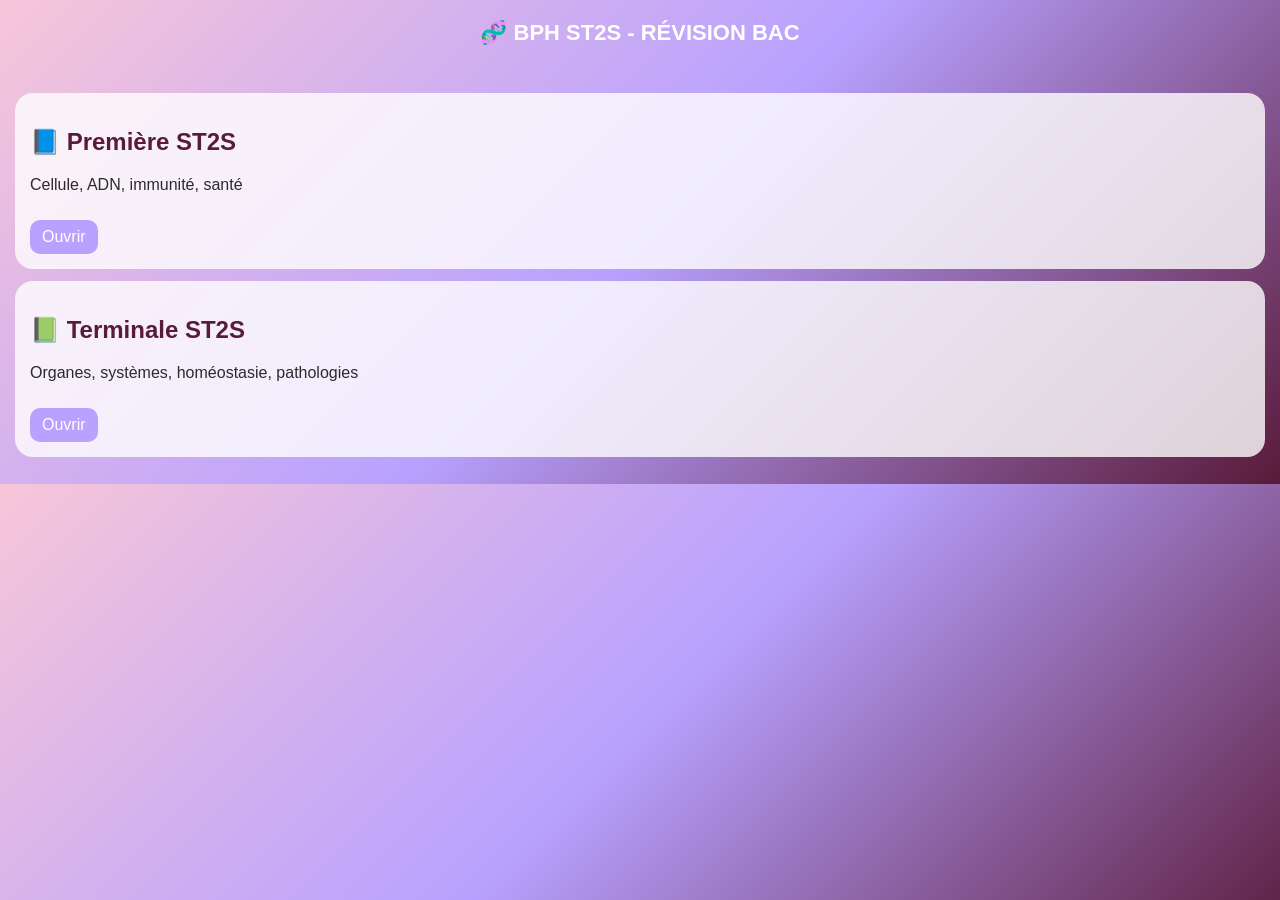
<file: index.html>
<!DOCTYPE html>
<html lang="fr">
<head>
<meta charset="UTF-8">
<title>BPH ST2S</title>
<link rel="stylesheet" href="style.css">
</head>

<body>

<header>🧬 BPH ST2S - RÉVISION BAC</header>

<div class="container">

<div class="card">
<h2>📘 Première ST2S</h2>
<p>Cellule, ADN, immunité, santé</p>
<a href="premiere.html">Ouvrir</a>
</div>

<div class="card">
<h2>📗 Terminale ST2S</h2>
<p>Organes, systèmes, homéostasie, pathologies</p>
<a href="terminale.html">Ouvrir</a>
</div>

</div>

</body>
</html>
</file>
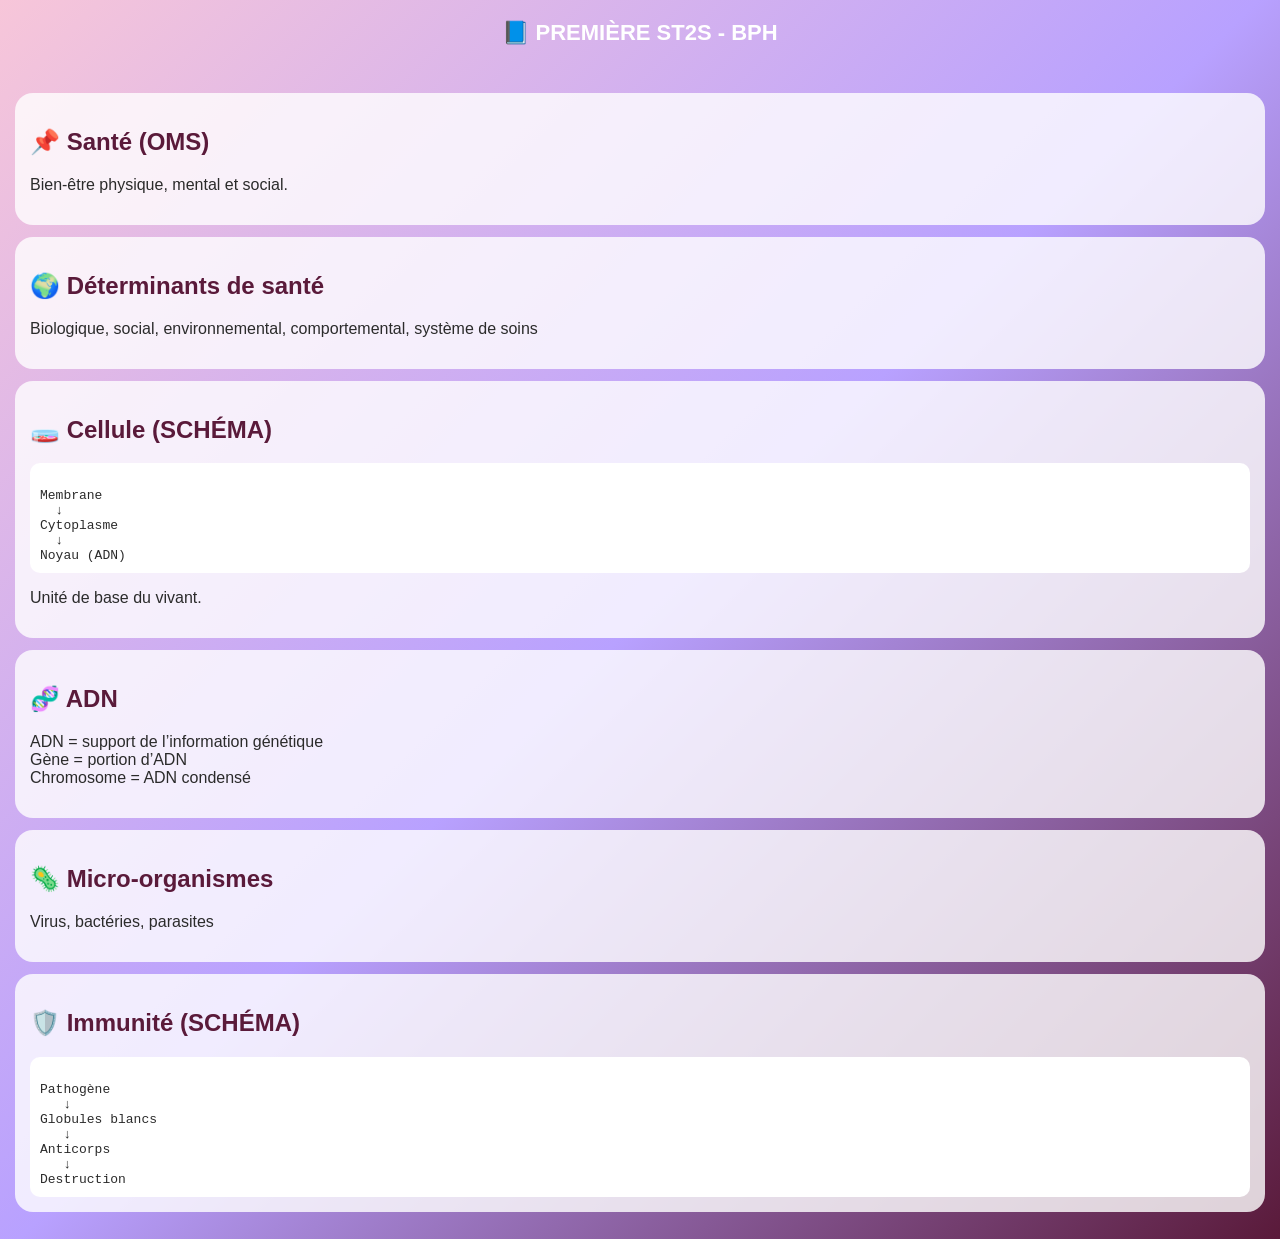
<file: premiere.html>
<!DOCTYPE html>
<html lang="fr">
<head>
<meta charset="UTF-8">
<title>Première BPH</title>
<link rel="stylesheet" href="style.css">
</head>

<body>

<header>📘 PREMIÈRE ST2S - BPH</header>

<div class="container">

<div class="card">
<h2>📌 Santé (OMS)</h2>
<p>Bien-être physique, mental et social.</p>
</div>

<div class="card">
<h2>🌍 Déterminants de santé</h2>
<p>
Biologique, social, environnemental, comportemental, système de soins
</p>
</div>

<div class="card">
<h2>🧫 Cellule (SCHÉMA)</h2>

<div class="schema">
Membrane
  ↓
Cytoplasme
  ↓
Noyau (ADN)
</div>

<p>Unité de base du vivant.</p>
</div>

<div class="card">
<h2>🧬 ADN</h2>
<p>
ADN = support de l’information génétique<br>
Gène = portion d’ADN<br>
Chromosome = ADN condensé
</p>
</div>

<div class="card">
<h2>🦠 Micro-organismes</h2>
<p>
Virus, bactéries, parasites
</p>
</div>

<div class="card">
<h2>🛡️ Immunité (SCHÉMA)</h2>

<div class="schema">
Pathogène
   ↓
Globules blancs
   ↓
Anticorps
   ↓
Destruction
</div>

</div>

</div>

</body>
</html>
</file>
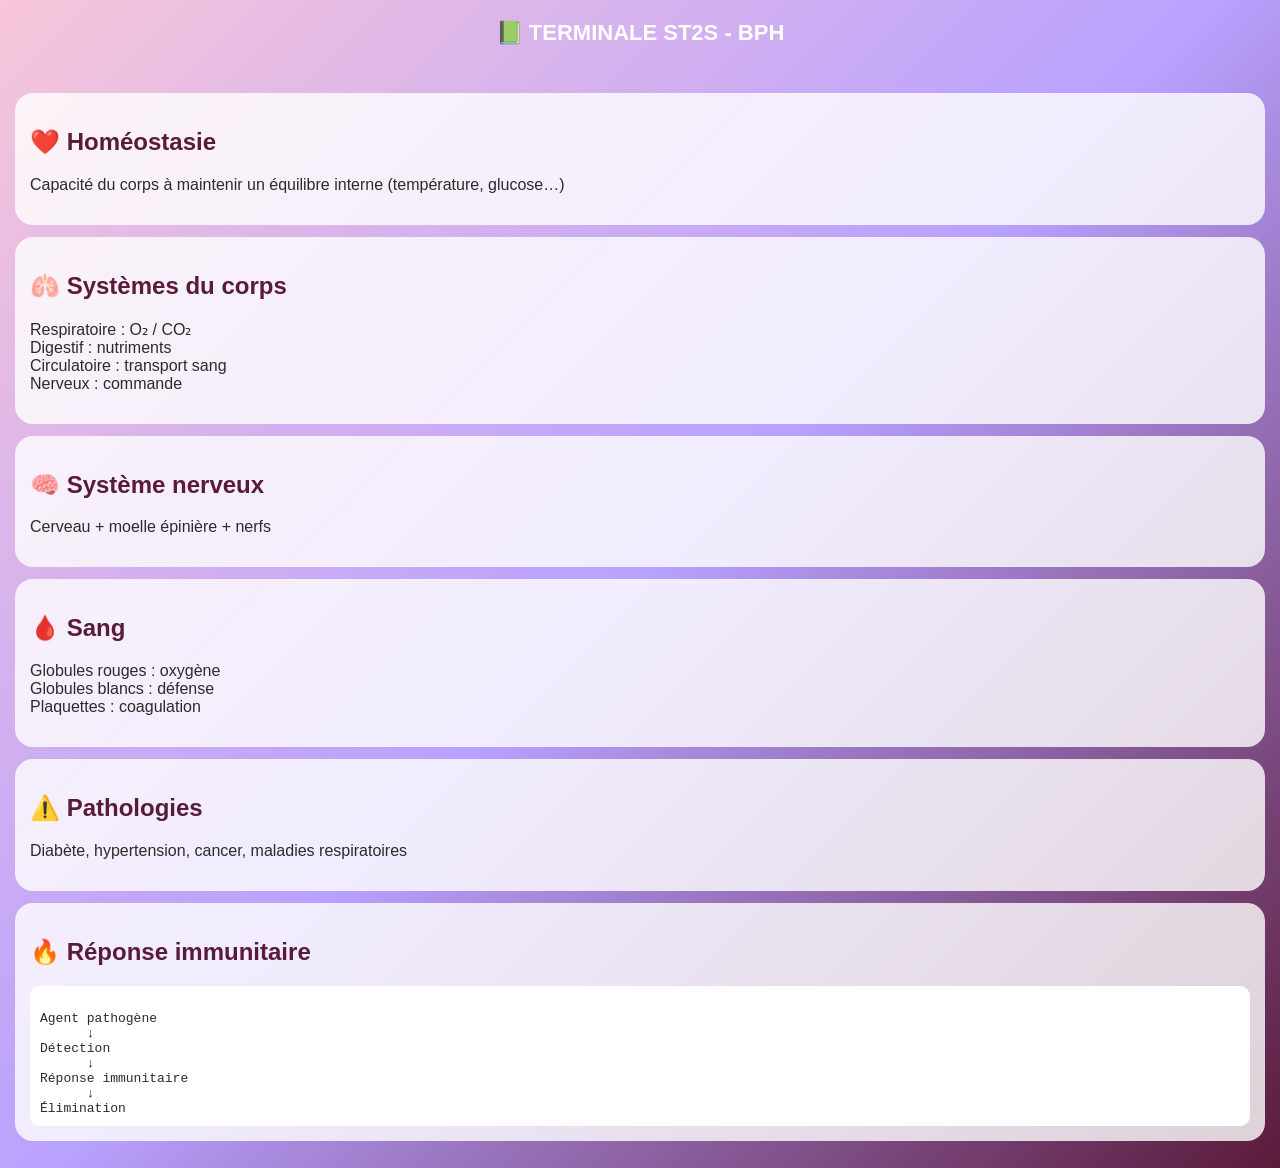
<file: terminale.html>
<!DOCTYPE html>
<html lang="fr">
<head>
<meta charset="UTF-8">
<title>Terminale BPH</title>
<link rel="stylesheet" href="style.css">
</head>

<body>

<header>📗 TERMINALE ST2S - BPH</header>

<div class="container">

<div class="card">
<h2>❤️ Homéostasie</h2>
<p>
Capacité du corps à maintenir un équilibre interne (température, glucose…)
</p>
</div>

<div class="card">
<h2>🫁 Systèmes du corps</h2>
<p>
Respiratoire : O₂ / CO₂<br>
Digestif : nutriments<br>
Circulatoire : transport sang<br>
Nerveux : commande
</p>
</div>

<div class="card">
<h2>🧠 Système nerveux</h2>
<p>
Cerveau + moelle épinière + nerfs
</p>
</div>

<div class="card">
<h2>🩸 Sang</h2>
<p>
Globules rouges : oxygène<br>
Globules blancs : défense<br>
Plaquettes : coagulation
</p>
</div>

<div class="card">
<h2>⚠️ Pathologies</h2>
<p>
Diabète, hypertension, cancer, maladies respiratoires
</p>
</div>

<div class="card">
<h2>🔥 Réponse immunitaire</h2>

<div class="schema">
Agent pathogène
      ↓
Détection
      ↓
Réponse immunitaire
      ↓
Élimination
</div>

</div>

</div>

</body>
</html>
</file>
<file: style.css>
body {
  margin: 0;
  font-family: Arial;
  background: linear-gradient(135deg, #f7c6d9, #b8a1ff, #5a1a3a);
  color: #2b2b2b;
}

header {
  text-align: center;
  padding: 20px;
  color: white;
  font-size: 22px;
  font-weight: bold;
}

.container {
  padding: 15px;
}

.card {
  background: rgba(255,255,255,0.8);
  margin: 12px 0;
  padding: 15px;
  border-radius: 18px;
}

h2 {
  color: #5a1a3a;
}

a {
  display: inline-block;
  margin-top: 10px;
  padding: 8px 12px;
  background: #b8a1ff;
  color: white;
  border-radius: 10px;
  text-decoration: none;
}

.schema {
  font-family: monospace;
  background: white;
  padding: 10px;
  border-radius: 10px;
  white-space: pre;
}
</file>
